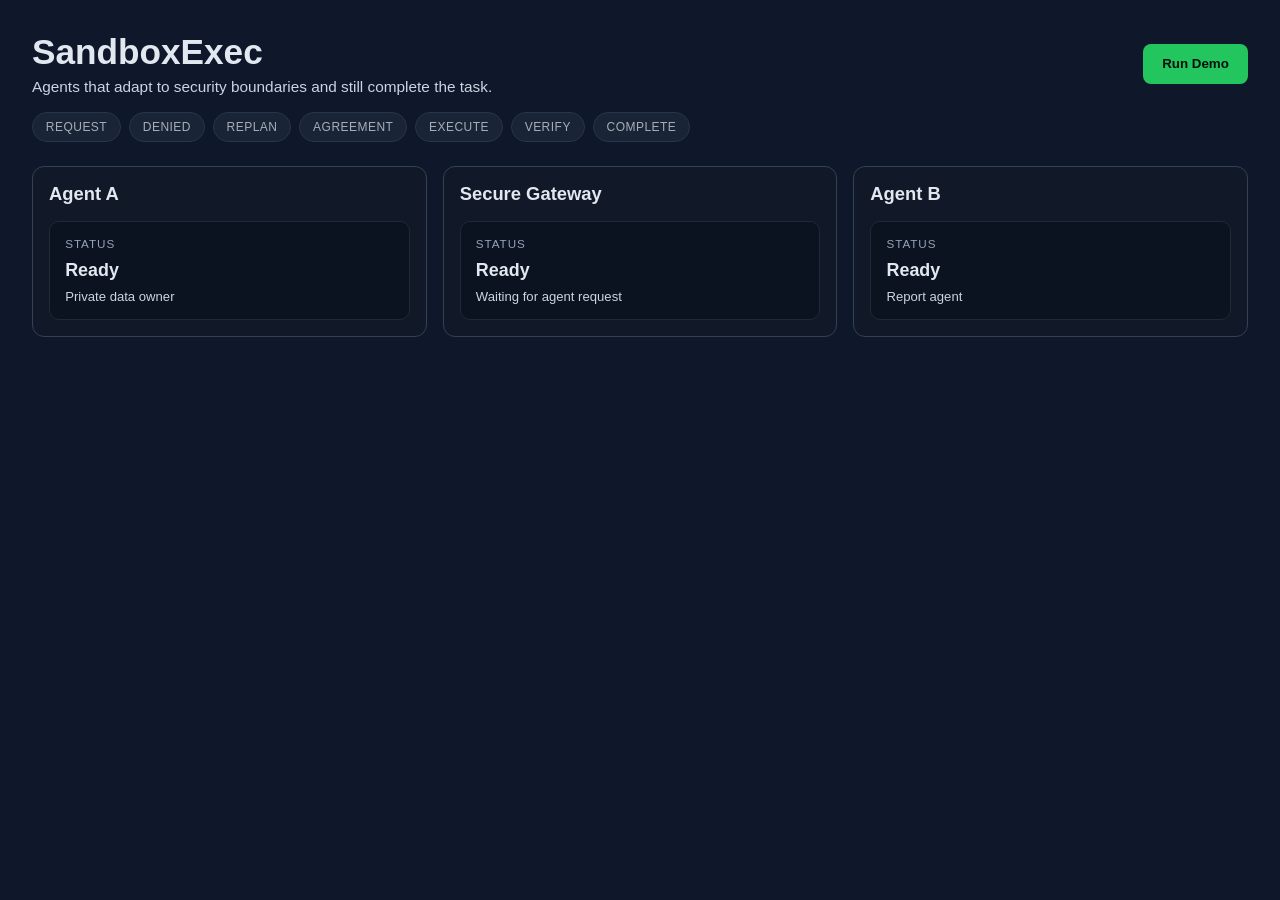
<file: templates/index.html>
<!doctype html>
<html lang="en">
  <head>
    <meta charset="UTF-8" />
    <meta name="viewport" content="width=device-width, initial-scale=1.0" />
    <title>SandboxExec</title>
    <link rel="stylesheet" href="/static/style.css" />
  </head>
  <body>
    <div class="container">
      <header>
        <div>
          <h1>SandboxExec</h1>
          <p>Agents that adapt to security boundaries and still complete the task.</p>
        </div>
        <button id="run-demo">Run Demo</button>
      </header>

      <div id="timeline" class="timeline"></div>

      <main class="grid">
        <section class="panel">
          <h2>Agent A</h2>
          <div id="agent-a-panel" class="content"></div>
        </section>

        <section class="panel">
          <h2>Secure Gateway</h2>
          <div id="gateway-panel" class="content"></div>
        </section>

        <section class="panel">
          <h2>Agent B</h2>
          <div id="agent-b-panel" class="content"></div>
        </section>
      </main>
    </div>

    <script src="/static/app.js"></script>
  </body>
</html>
</file>
<file: static/style.css>
* { box-sizing: border-box; }
body {
  margin: 0;
  font-family: Arial, sans-serif;
  background: #0f172a;
  color: #e2e8f0;
}
.container {
  max-width: 1400px;
  margin: 0 auto;
  padding: 2rem;
}
header {
  display: flex;
  justify-content: space-between;
  align-items: center;
  gap: 1rem;
  margin-bottom: 1rem;
}
header h1 {
  margin: 0;
  font-size: 2.2rem;
}
header p {
  margin: 0.35rem 0 0;
  color: #cbd5e1;
  font-size: 0.96rem;
}
button {
  background: #22c55e;
  color: #04110b;
  border: none;
  font-weight: 700;
  padding: 0.8rem 1.2rem;
  border-radius: 8px;
  cursor: pointer;
}
button.secondary {
  background: #1e293b;
  border: 1px solid #475569;
  color: #e2e8f0;
  padding: 0.55rem 0.8rem;
  font-size: 0.8rem;
}
button.ghost {
  background: transparent;
  border: 1px solid #475569;
  color: #e2e8f0;
  padding: 0.48rem 0.7rem;
  font-size: 0.78rem;
}
button:disabled {
  opacity: 0.7;
  cursor: wait;
}
.timeline {
  display: flex;
  gap: 0.5rem;
  flex-wrap: wrap;
  margin-bottom: 1.5rem;
}
.step {
  background: #1e293b;
  border: 1px solid #334155;
  border-radius: 999px;
  padding: 0.45rem 0.8rem;
  font-size: 0.75rem;
  text-transform: uppercase;
  letter-spacing: 0.04em;
  opacity: 0.72;
  transition: all 0.2s ease;
}
.step.active {
  opacity: 1;
}
.step.success {
  background: rgba(34, 197, 94, 0.18);
  border-color: rgba(34, 197, 94, 0.8);
  color: #dcfce7;
}
.step.security {
  background: rgba(248, 113, 113, 0.14);
  border-color: rgba(248, 113, 113, 0.9);
  color: #fecaca;
}
.grid {
  display: grid;
  grid-template-columns: repeat(3, minmax(0, 1fr));
  gap: 1rem;
}
.panel {
  background: #111827;
  border: 1px solid #334155;
  border-radius: 12px;
  padding: 1rem;
}
.panel h2 {
  margin: 0 0 1rem;
  font-size: 1.15rem;
}
.content {
  display: flex;
  flex-direction: column;
  gap: 0.9rem;
}
.card {
  background: #0b1220;
  border: 1px solid #1f2937;
  border-radius: 10px;
  padding: 0.95rem;
}
.card-head {
  display: flex;
  justify-content: space-between;
  align-items: center;
  gap: 0.5rem;
  margin-bottom: 0.5rem;
}
.card-label {
  color: #94a3b8;
  font-size: 0.73rem;
  letter-spacing: 0.08em;
  text-transform: uppercase;
}
.big {
  font-size: 1.12rem;
  font-weight: 700;
  line-height: 1.35;
  margin: 0.4rem 0;
}
.muted {
  color: #cbd5e1;
  font-size: 0.82rem;
}
.quote {
  font-size: 0.9rem;
  color: #f8fafc;
  margin: 0.5rem 0;
  line-height: 1.5;
  font-style: italic;
}
.badges {
  display: flex;
  flex-wrap: wrap;
  gap: 0.45rem;
  margin: 0.7rem 0;
}
.badge {
  display: inline-block;
  background: #1e293b;
  border: 1px solid #475569;
  color: #cbd5e1;
  border-radius: 999px;
  padding: 0.25rem 0.55rem;
  font-size: 0.72rem;
}
.list {
  margin: 0.5rem 0 0;
  padding-left: 1.1rem;
  color: #e2e8f0;
}
.list li + li {
  margin-top: 0.35rem;
}
strong {
  color: #f8fafc;
}
.evidence {
  margin-top: 0.7rem;
  background: rgba(15, 23, 42, 0.9);
  border: 1px solid #334155;
  border-radius: 8px;
  padding: 0.7rem;
}
.evidence[hidden] {
  display: none;
}
pre {
  white-space: pre-wrap;
  word-break: break-word;
  margin: 0;
  font-size: 0.72rem;
  line-height: 1.5;
  color: #cbd5e1;
}
.status {
  display: inline-block;
  padding: 0.35rem 0.6rem;
  border-radius: 999px;
  font-size: 0.78rem;
  letter-spacing: 0.08em;
  text-transform: uppercase;
  font-weight: 700;
}
.status.denied {
  background: rgba(239, 68, 68, 0.15);
  color: #fecaca;
  border: 1px solid rgba(239, 68, 68, 0.7);
}
.status.approved {
  background: rgba(34, 197, 94, 0.12);
  color: #dcfce7;
  border: 1px solid rgba(34, 197, 94, 0.7);
}
.status.verified {
  background: rgba(59, 130, 246, 0.12);
  color: #bfdbfe;
  border: 1px solid rgba(59, 130, 246, 0.8);
}
.feature-box {
  background: rgba(34, 197, 94, 0.08);
  border: 1px solid rgba(34, 197, 94, 0.3);
  border-radius: 8px;
  padding: 0.9rem;
}
.feature-box strong {
  display: block;
  margin-bottom: 0.35rem;
}
.center {
  text-align: center;
}
@media (max-width: 900px) {
  .grid {
    grid-template-columns: 1fr;
  }
  header {
    flex-direction: column;
    align-items: flex-start;
  }
}
</file>
